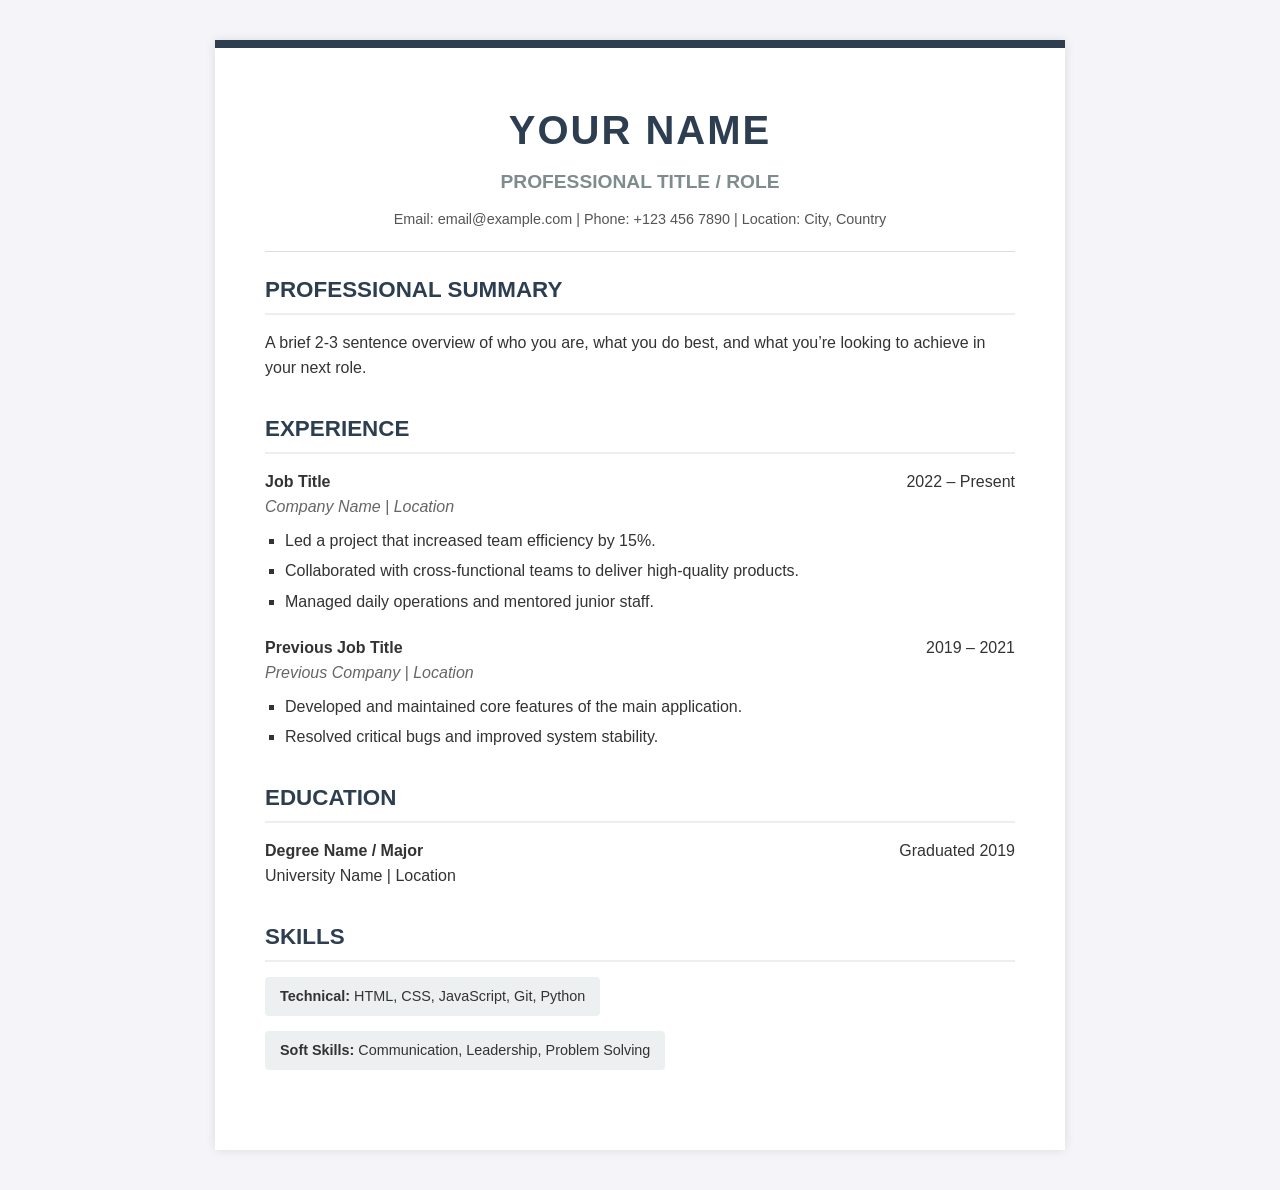
<file: index.html>
<!DOCTYPE html>
<html lang="en">
<head>
    <meta charset="UTF-8">
    <meta name="viewport" content="width=device-width, initial-scale=1.0">
    <title>My Resume</title>
    <link rel="stylesheet" href="style.css">
</head>
<body>
    <div class="resume-container">
        <!-- Header Section -->
        <header>
            <h1>YOUR NAME</h1>
            <p class="job-title">Professional Title / Role</p>
            <div class="contact-info">
                <span>Email: email@example.com</span> | 
                <span>Phone: +123 456 7890</span> | 
                <span>Location: City, Country</span>
            </div>
        </header>

        <hr>

        <!-- Summary Section -->
        <section>
            <h2>Professional Summary</h2>
            <p>A brief 2-3 sentence overview of who you are, what you do best, and what you’re looking to achieve in your next role.</p>
        </section>

        <!-- Work Experience Section -->
        <section>
            <h2>Experience</h2>
            <div class="entry">
                <div class="entry-header">
                    <strong>Job Title</strong>
                    <span>2022 – Present</span>
                </div>
                <p class="company">Company Name | Location</p>
                <ul>
                    <li>Led a project that increased team efficiency by 15%.</li>
                    <li>Collaborated with cross-functional teams to deliver high-quality products.</li>
                    <li>Managed daily operations and mentored junior staff.</li>
                </ul>
            </div>

            <div class="entry">
                <div class="entry-header">
                    <strong>Previous Job Title</strong>
                    <span>2019 – 2021</span>
                </div>
                <p class="company">Previous Company | Location</p>
                <ul>
                    <li>Developed and maintained core features of the main application.</li>
                    <li>Resolved critical bugs and improved system stability.</li>
                </ul>
            </div>
        </section>

        <!-- Education Section -->
        <section>
            <h2>Education</h2>
            <div class="entry">
                <div class="entry-header">
                    <strong>Degree Name / Major</strong>
                    <span>Graduated 2019</span>
                </div>
                <p>University Name | Location</p>
            </div>
        </section>

        <!-- Skills Section -->
        <section>
            <h2>Skills</h2>
            <div class="skills-grid">
                <div class="skill-category"><strong>Technical:</strong> HTML, CSS, JavaScript, Git, Python</div>
                <div class="skill-category"><strong>Soft Skills:</strong> Communication, Leadership, Problem Solving</div>
            </div>
        </section>
    </div>
</body>
</html>
</file>
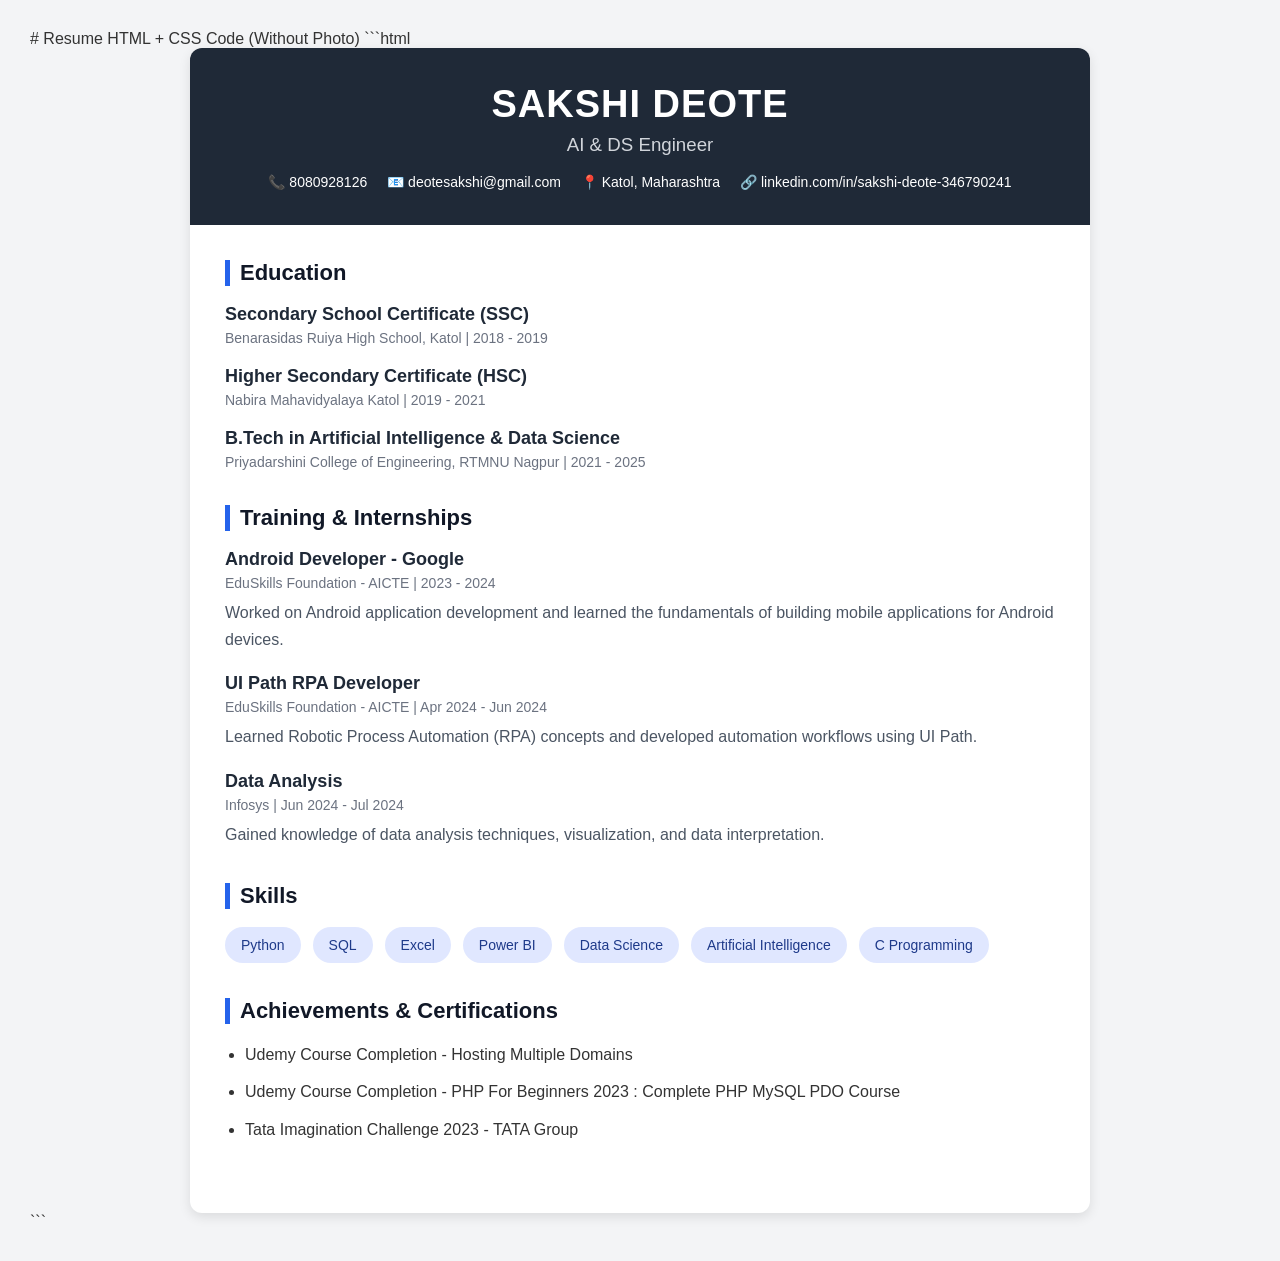
<file: resume.html>
# Resume HTML + CSS Code (Without Photo)

```html
<!DOCTYPE html>
<html lang="en">
<head>
  <meta charset="UTF-8">
  <meta name="viewport" content="width=device-width, initial-scale=1.0">
  <title>Sakshi Deote Resume</title>

  <style>
    * {
      margin: 0;
      padding: 0;
      box-sizing: border-box;
      font-family: 'Segoe UI', sans-serif;
    }

    body {
      background: #f3f4f6;
      padding: 30px;
      color: #333;
    }

    .resume {
      max-width: 900px;
      margin: auto;
      background: #fff;
      border-radius: 12px;
      overflow: hidden;
      box-shadow: 0 4px 12px rgba(0,0,0,0.1);
    }

    .top-section {
      background: #1f2937;
      color: white;
      padding: 35px;
      text-align: center;
    }

    .top-section h1 {
      font-size: 38px;
      margin-bottom: 8px;
      letter-spacing: 1px;
    }

    .top-section h3 {
      font-weight: 400;
      margin-bottom: 18px;
      color: #d1d5db;
    }

    .contact-info {
      display: flex;
      justify-content: center;
      flex-wrap: wrap;
      gap: 20px;
      font-size: 14px;
    }

    .main-content {
      padding: 35px;
    }

    .section {
      margin-bottom: 35px;
    }

    .section-title {
      font-size: 22px;
      color: #111827;
      margin-bottom: 18px;
      border-left: 5px solid #2563eb;
      padding-left: 10px;
    }

    .item {
      margin-bottom: 20px;
    }

    .item h4 {
      font-size: 18px;
      margin-bottom: 5px;
      color: #1f2937;
    }

    .item span {
      font-size: 14px;
      color: #6b7280;
    }

    .item p {
      margin-top: 8px;
      line-height: 1.7;
      color: #4b5563;
    }

    .skills {
      display: flex;
      flex-wrap: wrap;
      gap: 12px;
    }

    .skill {
      background: #e0e7ff;
      color: #1e3a8a;
      padding: 10px 16px;
      border-radius: 25px;
      font-size: 14px;
      font-weight: 500;
    }

    ul {
      padding-left: 20px;
    }

    ul li {
      margin-bottom: 12px;
      line-height: 1.6;
    }

    @media (max-width: 768px) {
      .top-section h1 {
        font-size: 28px;
      }

      .main-content {
        padding: 20px;
      }

      .contact-info {
        flex-direction: column;
        gap: 10px;
      }
    }
  </style>
</head>

<body>

  <div class="resume">

    <!-- Header -->
    <div class="top-section">
      <h1>SAKSHI DEOTE</h1>
      <h3>AI & DS Engineer</h3>

      <div class="contact-info">
        <div>📞 8080928126</div>
        <div>📧 deotesakshi@gmail.com</div>
        <div>📍 Katol, Maharashtra</div>
        <div>🔗 linkedin.com/in/sakshi-deote-346790241</div>
      </div>
    </div>

    <!-- Main Content -->
    <div class="main-content">

      <!-- Education -->
      <div class="section">
        <h2 class="section-title">Education</h2>

        <div class="item">
          <h4>Secondary School Certificate (SSC)</h4>
          <span>Benarasidas Ruiya High School, Katol | 2018 - 2019</span>
        </div>

        <div class="item">
          <h4>Higher Secondary Certificate (HSC)</h4>
          <span>Nabira Mahavidyalaya Katol | 2019 - 2021</span>
        </div>

        <div class="item">
          <h4>B.Tech in Artificial Intelligence & Data Science</h4>
          <span>Priyadarshini College of Engineering, RTMNU Nagpur | 2021 - 2025</span>
        </div>
      </div>

      <!-- Internships -->
      <div class="section">
        <h2 class="section-title">Training & Internships</h2>

        <div class="item">
          <h4>Android Developer - Google</h4>
          <span>EduSkills Foundation - AICTE | 2023 - 2024</span>
          <p>
            Worked on Android application development and learned the fundamentals
            of building mobile applications for Android devices.
          </p>
        </div>

        <div class="item">
          <h4>UI Path RPA Developer</h4>
          <span>EduSkills Foundation - AICTE | Apr 2024 - Jun 2024</span>
          <p>
            Learned Robotic Process Automation (RPA) concepts and developed
            automation workflows using UI Path.
          </p>
        </div>

        <div class="item">
          <h4>Data Analysis</h4>
          <span>Infosys | Jun 2024 - Jul 2024</span>
          <p>
            Gained knowledge of data analysis techniques, visualization,
            and data interpretation.
          </p>
        </div>
      </div>

      <!-- Skills -->
      <div class="section">
        <h2 class="section-title">Skills</h2>

        <div class="skills">
          <div class="skill">Python</div>
          <div class="skill">SQL</div>
          <div class="skill">Excel</div>
          <div class="skill">Power BI</div>
          <div class="skill">Data Science</div>
          <div class="skill">Artificial Intelligence</div>
          <div class="skill">C Programming</div>
        </div>
      </div>

      <!-- Achievements -->
      <div class="section">
        <h2 class="section-title">Achievements & Certifications</h2>

        <ul>
          <li>Udemy Course Completion - Hosting Multiple Domains</li>
          <li>Udemy Course Completion - PHP For Beginners 2023 : Complete PHP MySQL PDO Course</li>
          <li>Tata Imagination Challenge 2023 - TATA Group</li>
        </ul>
      </div>

    </div>

  </div>

</body>
</html>
```
</file>
<file: style.css>
/* General Reset */
* {
    margin: 0;
    padding: 0;
    box-sizing: border-box;
}

body {
    font-family: 'Segoe UI', Tahoma, Geneva, Verdana, sans-serif;
    line-height: 1.6;
    background-color: #f4f4f9;
    color: #333;
    padding: 40px 20px;
}

.resume-container {
    max-width: 850px;
    margin: 0 auto;
    background: #fff;
    padding: 50px;
    box-shadow: 0 0 10px rgba(0, 0, 0, 0.1);
    border-top: 8px solid #2c3e50;
}

/* Header Styles */
header {
    text-align: center;
    margin-bottom: 20px;
}

header h1 {
    font-size: 2.5rem;
    letter-spacing: 2px;
    color: #2c3e50;
    margin-bottom: 5px;
}

.job-title {
    font-size: 1.2rem;
    color: #7f8c8d;
    font-weight: bold;
    text-transform: uppercase;
    margin-bottom: 10px;
}

.contact-info {
    font-size: 0.9rem;
    color: #555;
}

hr {
    border: 0;
    height: 1px;
    background: #ddd;
    margin: 20px 0;
}

/* Section Styles */
section {
    margin-bottom: 30px;
}

h2 {
    font-size: 1.4rem;
    color: #2c3e50;
    text-transform: uppercase;
    border-bottom: 2px solid #eee;
    margin-bottom: 15px;
    padding-bottom: 5px;
}

.entry {
    margin-bottom: 20px;
}

.entry-header {
    display: flex;
    justify-content: space-between;
    align-items: center;
}

.company {
    font-style: italic;
    color: #666;
    margin-bottom: 8px;
}

ul {
    margin-left: 20px;
    list-style-type: square;
}

ul li {
    margin-bottom: 5px;
}

/* Skills Layout */
.skills-grid {
    display: flex;
    flex-wrap: wrap;
    gap: 15px;
}

.skill-category {
    background: #ecf0f1;
    padding: 8px 15px;
    border-radius: 4px;
    font-size: 0.9rem;
}

/* Print Optimization */
@media print {
    body {
        background-color: white;
        padding: 0;
    }
    .resume-container {
        box-shadow: none;
        border: none;
        width: 100%;
    }
}
</file>
